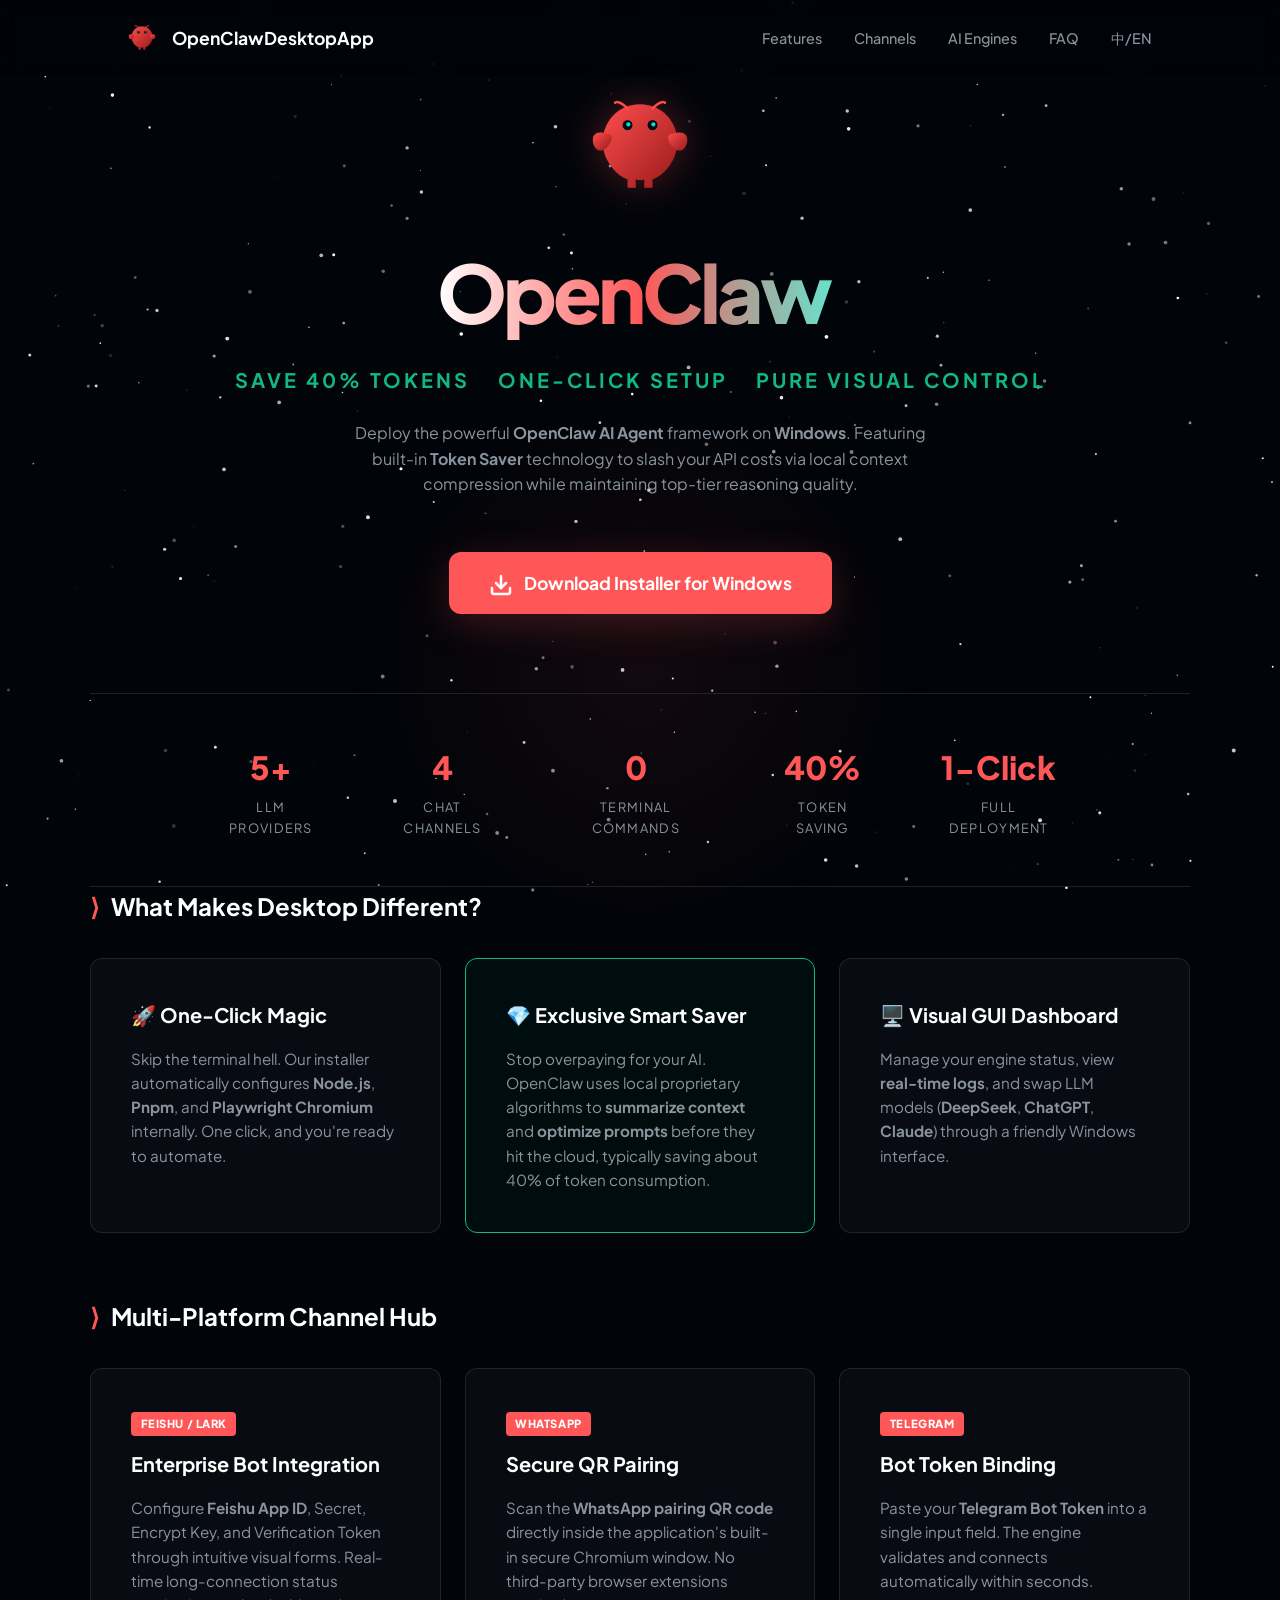
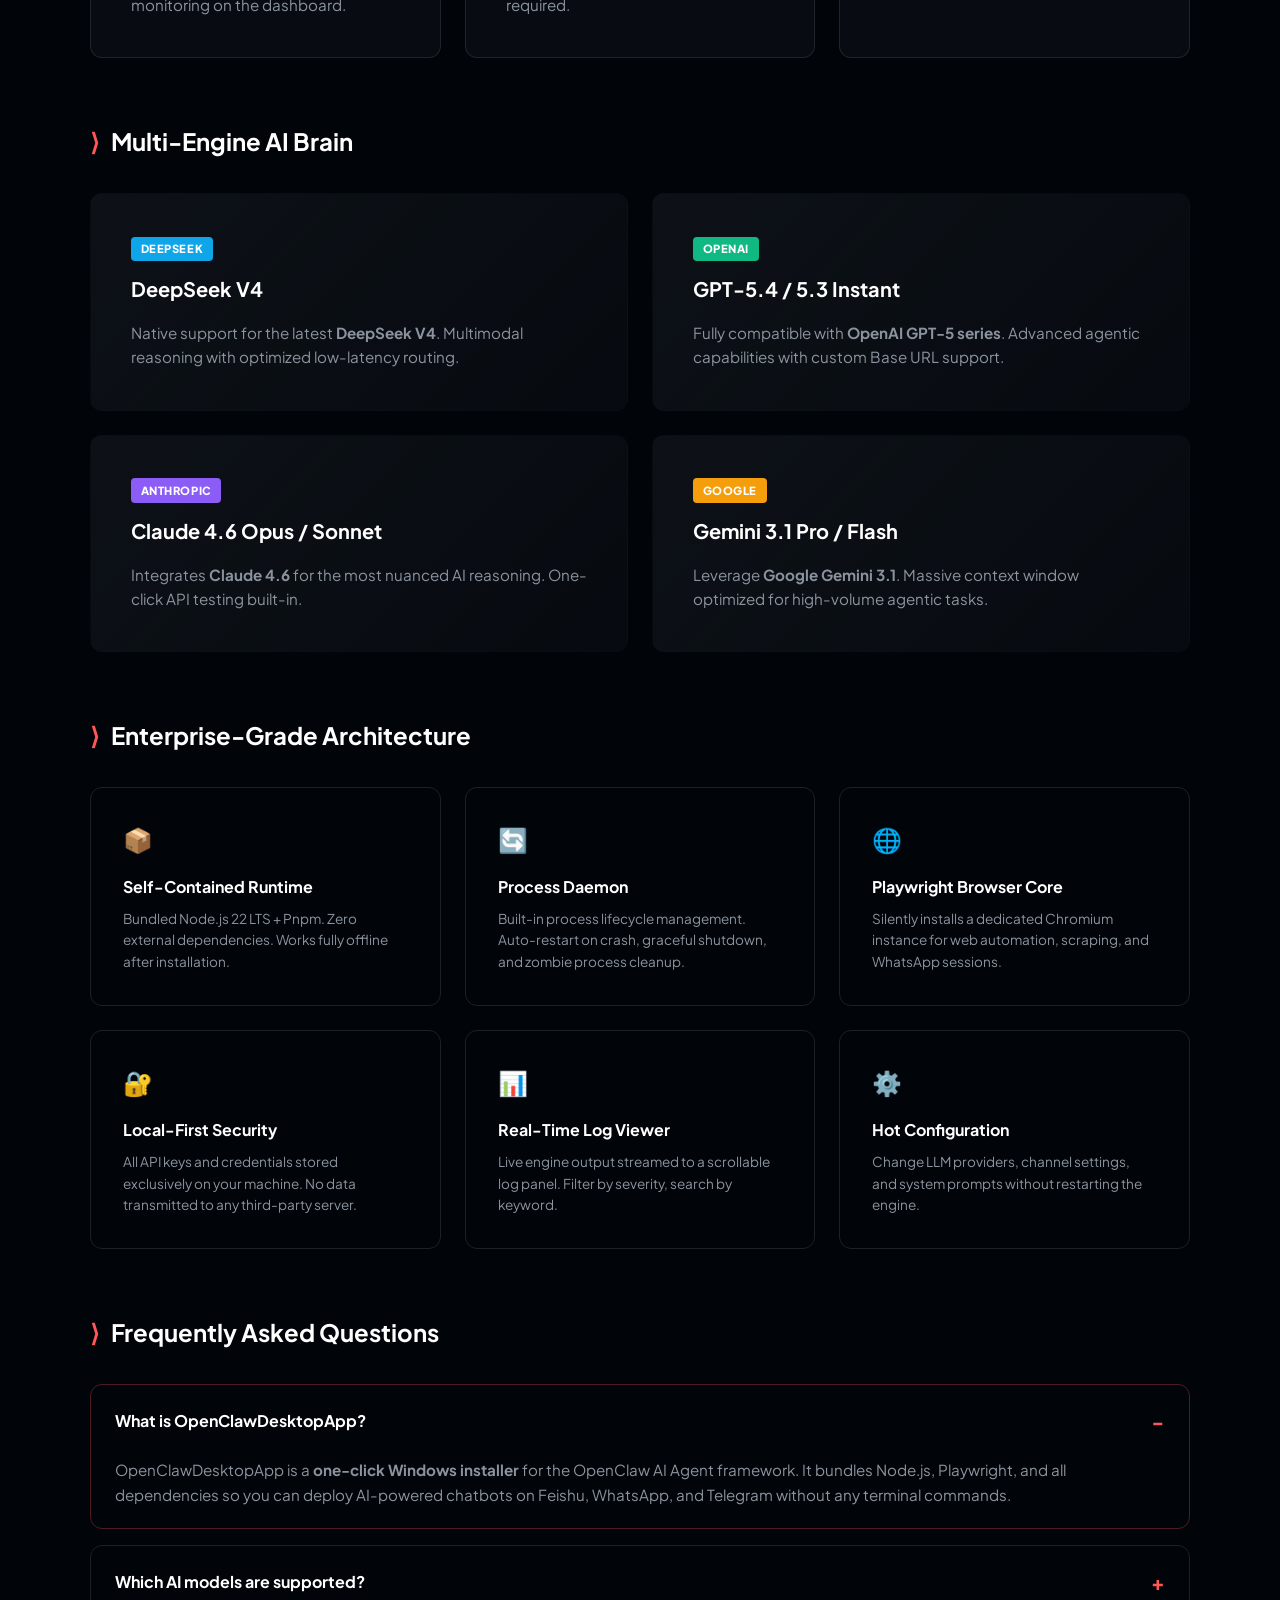
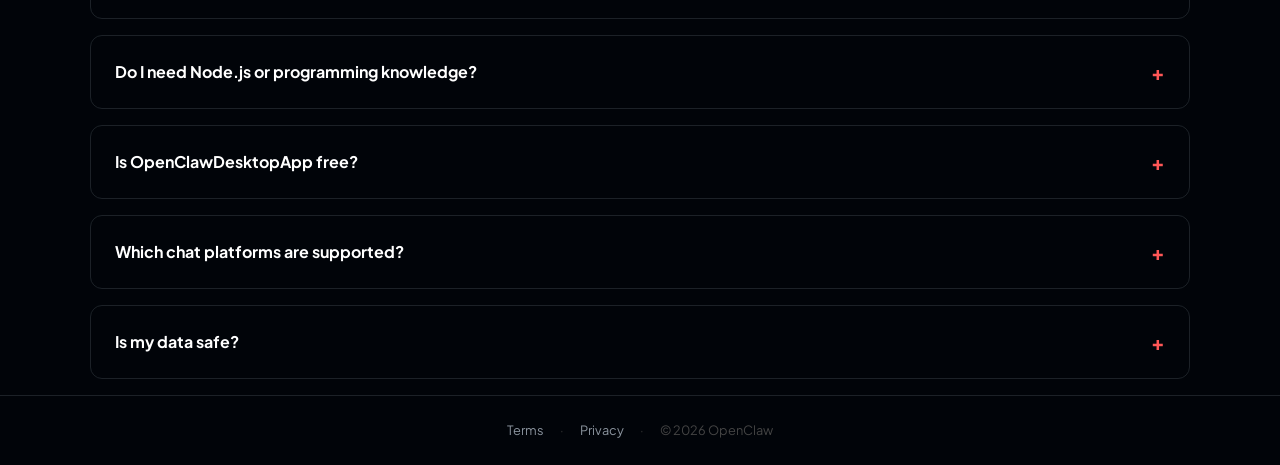
<file: index.html>
<!DOCTYPE html>
<html lang="en">
<head>
    <meta charset="UTF-8">
    <meta name="viewport" content="width=device-width, initial-scale=1.0">
    
    <!-- Primary SEO Meta Tags -->
    <title>OpenClawDesktopApp — One-Click AI Agent Installer for Windows | Feishu WhatsApp DeepSeek</title>
    <meta name="description" content="OpenClawDesktopApp is the simplest way to deploy OpenClaw AI Agents on Windows. One-click setup for Feishu, WhatsApp, Telegram bots with DeepSeek V4, GPT-5.4, Claude 4.6, and Gemini 3.1 Pro. No terminal, no Node.js — just a beautiful GUI.">
    <meta name="keywords" content="OpenClaw, OpenClawDesktopApp, AI Agent, Windows installer, one-click AI setup, Feishu bot, WhatsApp bot automation, Telegram AI bot, DeepSeek API, ChatGPT desktop, Claude desktop, Gemini AI, no-code AI deployment, AI assistant Windows, 飞书机器人, AI Agent 安装包">
    <meta name="author" content="OpenClaw Organization">
    <meta name="robots" content="index, follow, max-snippet:-1, max-image-preview:large, max-video-preview:-1">
    <link rel="canonical" href="https://openclaw.ai/desktop/">
    
    <!-- Open Graph / Facebook -->
    <meta property="og:type" content="website">
    <meta property="og:url" content="https://openclaw.ai/desktop/">
    <meta property="og:title" content="OpenClawDesktopApp — Deploy AI Agents on Windows in 1 Click">
    <meta property="og:description" content="No terminal needed. Install OpenClaw on Windows with a professional GUI. Supports Feishu, WhatsApp, DeepSeek, ChatGPT, Claude and more.">
    <meta property="og:image" content="openclaw-mascot.png">
    <meta property="og:site_name" content="OpenClaw">

    <!-- Twitter Card -->
    <meta name="twitter:card" content="summary_large_image">
    <meta name="twitter:title" content="OpenClawDesktopApp — One-Click AI Agent Installer for Windows">
    <meta name="twitter:description" content="Deploy AI agents on Windows without touching the terminal. Supports Feishu, WhatsApp, Telegram, DeepSeek, ChatGPT, Claude.">
    <meta name="twitter:image" content="openclaw-mascot.png">

    <!-- Alternate Language -->
    <link rel="alternate" hreflang="zh-CN" href="zh/index.html">
    <link rel="alternate" hreflang="en" href="index.html">
    <link rel="alternate" hreflang="x-default" href="index.html">

    <!-- Favicon -->
    <link rel="icon" href="openclaw-mascot.png" type="image/png">
    <link rel="apple-touch-icon" href="openclaw-mascot.png">
    
    <!-- JSON-LD Structured Data: SoftwareApplication -->
    <script type="application/ld+json">
    {
      "@context": "https://schema.org",
      "@type": "SoftwareApplication",
      "name": "OpenClawDesktopApp",
      "operatingSystem": "Windows 10, Windows 11",
      "applicationCategory": "DeveloperApplication",
      "offers": {
        "@type": "Offer",
        "price": "0",
        "priceCurrency": "USD"
      },
      "description": "One-click Windows installer for the OpenClaw AI Agent framework. Deploy AI-powered bots on Feishu, WhatsApp, and Telegram with a visual GUI. Supports DeepSeek V4, GPT-5.4, Claude 4.6, and Gemini 3.1 Pro.",
      "downloadUrl": "https://github.com/kaka-cyber-cell/OpenClawDesktopApp/releases/latest/download/OpenClawDesktopApp_SetUp.exe",
      "softwareVersion": "1.0.1",
      "author": {
        "@type": "Organization",
        "name": "OpenClaw",
        "url": "https://openclaw.ai"
      },
      "aggregateRating": {
        "@type": "AggregateRating",
        "ratingValue": "4.8",
        "ratingCount": "56"
      }
    }
    </script>

    <!-- JSON-LD Structured Data: FAQ -->
    <script type="application/ld+json">
    {
      "@context": "https://schema.org",
      "@type": "FAQPage",
      "mainEntity": [
        {
          "@type": "Question",
          "name": "What is OpenClawDesktopApp?",
          "acceptedAnswer": {
            "@type": "Answer",
            "text": "OpenClawDesktopApp is a one-click Windows installer for the OpenClaw AI Agent framework. It bundles Node.js, Playwright, and all dependencies so you can deploy AI-powered chatbots on Feishu, WhatsApp, and Telegram without any terminal commands."
          }
        },
        {
          "@type": "Question",
          "name": "Which AI models does OpenClawDesktopApp support?",
          "acceptedAnswer": {
            "@type": "Answer",
            "text": "Supports 5+ premium providers including DeepSeek V4, OpenAI GPT-5.4, Anthropic Claude 4.6 Opus, and Google Gemini 3.1 Pro/Flash. Switch with a single click in the GUI."
          }
        },
        {
          "@type": "Question",
          "name": "Do I need Node.js or programming knowledge to use it?",
          "acceptedAnswer": {
            "@type": "Answer",
            "text": "No. OpenClawDesktopApp is designed for non-technical users. All dependencies are bundled inside the installer. You never need to open a terminal or write any code."
          }
        },
        {
          "@type": "Question",
          "name": "Is OpenClawDesktopApp free?",
          "acceptedAnswer": {
            "@type": "Answer",
            "text": "Yes. OpenClawDesktopApp is completely free to download and use. You only pay for the AI model API usage from providers like DeepSeek or OpenAI."
          }
        },
        {
          "@type": "Question",
          "name": "Which chat platforms are supported?",
          "acceptedAnswer": {
            "@type": "Answer",
            "text": "OpenClawDesktopApp supports Feishu (Lark), WhatsApp, Telegram, and Discord. Each channel can be configured visually through the GUI dashboard."
          }
        }
      ]
    }
    </script>

    <link rel="stylesheet" href="style.css">
</head>
<body>
    <canvas id="starfield"></canvas>
    <div class="hero-glow"></div>

    <nav aria-label="Main navigation">
        <a href="#" class="logo-wrap" aria-label="OpenClawDesktopApp Home">
            <img src="openclaw-mascot.png" alt="OpenClaw Official Logo" width="28" height="28" style="margin-right: 8px;">
            OpenClawDesktopApp
        </a>
        <div class="nav-links">
            <a href="#features">Features</a>
            <a href="#channels">Channels</a>
            <a href="#engines">AI Engines</a>
            <a href="#faq">FAQ</a>
            <a href="zh/index.html" hreflang="zh-CN" title="切换到中文版">中/EN</a>
        </div>
    </nav>

    <header class="hero" style="padding-top: 6rem;">
        <img src="openclaw-mascot.png" alt="OpenClaw AI Agent Red Robot Mascot" class="mascot-img" width="120" style="margin-bottom: 2rem; object-fit: contain;">
        <h1 class="brand-text">OpenClaw</h1>
        <div class="tagline" style="font-size: 1.25rem; color: #10B981;">SAVE 40% TOKENS &nbsp;&nbsp; ONE-CLICK SETUP &nbsp;&nbsp; PURE VISUAL CONTROL</div>
        <p>Deploy the powerful <strong>OpenClaw AI Agent</strong> framework on <strong>Windows</strong>. Featuring built-in <strong>Token Saver</strong> technology to slash your API costs via local context compression while maintaining top-tier reasoning quality.</p>
        
        <div id="download" style="margin-top:2rem;">
            <a href="https://github.com/kaka-cyber-cell/OpenClawDesktopApp/releases/latest/download/OpenClawDesktopApp_SetUp.exe" class="cta-btn" aria-label="Download OpenClawDesktopApp installer from GitHub">
               <svg width="24" height="24" viewBox="0 0 24 24" fill="none" stroke="currentColor" stroke-width="2.5" stroke-linecap="round" stroke-linejoin="round" style="display:inline-block; margin-right:8px; vertical-align:middle;" aria-hidden="true"><path d="M21 15v4a2 2 0 0 1-2 2H5a2 2 0 0 1-2-2v-4"/><polyline points="7 10 12 15 17 10"/><line x1="12" y1="15" x2="12" y2="3"/></svg>
               Download Installer for Windows
            </a>
        </div>
    </header>

    <!-- Stats Bar -->
    <section class="stats-bar" aria-label="Key statistics">
        <div class="stat-item">
            <div class="stat-number">5+</div>
            <div class="stat-label">LLM Providers</div>
        </div>
        <div class="stat-item">
            <div class="stat-number">4</div>
            <div class="stat-label">Chat Channels</div>
        </div>
        <div class="stat-item">
            <div class="stat-number">0</div>
            <div class="stat-label">Terminal Commands</div>
        </div>
        <div class="stat-item">
            <div class="stat-number">40%</div>
            <div class="stat-label">Token Saving</div>
        </div>
        <div class="stat-item">
            <div class="stat-number">1-Click</div>
            <div class="stat-label">Full Deployment</div>
        </div>
    </section>

    <main>
        <!-- Features -->
        <section id="features" class="section" aria-labelledby="features-title">
            <div class="section-header">
                <h2 class="section-title" id="features-title"><span>⟩</span> What Makes Desktop Different?</h2>
            </div>
            <div class="card-grid">
                <article class="card">
                    <h3>🚀 One-Click Magic</h3>
                    <p>Skip the terminal hell. Our installer automatically configures <strong>Node.js</strong>, <strong>Pnpm</strong>, and <strong>Playwright Chromium</strong> internally. One click, and you're ready to automate.</p>
                </article>
                <article class="card" style="border: 1px solid #10B981; background: #064E3B20;">
                    <h3>💎 Exclusive Smart Saver</h3>
                    <p>Stop overpaying for your AI. OpenClaw uses local proprietary algorithms to <strong>summarize context</strong> and <strong>optimize prompts</strong> before they hit the cloud, typically saving about 40% of token consumption.</p>
                </article>
                <article class="card">
                    <h3>🖥️ Visual GUI Dashboard</h3>
                    <p>Manage your engine status, view <strong>real-time logs</strong>, and swap LLM models (<strong>DeepSeek</strong>, <strong>ChatGPT</strong>, <strong>Claude</strong>) through a friendly Windows interface.</p>
                </article>
            </div>
        </section>

        <!-- Channels -->
        <section id="channels" class="section" aria-labelledby="channels-title">
            <div class="section-header">
                <h2 class="section-title" id="channels-title"><span>⟩</span> Multi-Platform Channel Hub</h2>
            </div>
            <div class="card-grid">
                <article class="card">
                   <div class="card-badge">FEISHU / LARK</div>
                   <h3>Enterprise Bot Integration</h3>
                   <p>Configure <strong>Feishu App ID</strong>, Secret, Encrypt Key, and Verification Token through intuitive visual forms. Real-time long-connection status monitoring on the dashboard.</p>
                </article>
                <article class="card">
                    <div class="card-badge">WHATSAPP</div>
                   <h3>Secure QR Pairing</h3>
                   <p>Scan the <strong>WhatsApp pairing QR code</strong> directly inside the application's built-in secure Chromium window. No third-party browser extensions required.</p>
                </article>
                <article class="card">
                    <div class="card-badge">TELEGRAM</div>
                   <h3>Bot Token Binding</h3>
                   <p>Paste your <strong>Telegram Bot Token</strong> into a single input field. The engine validates and connects automatically within seconds.</p>
                </article>
            </div>
        </section>

        <!-- AI Engines -->
        <section id="engines" class="section" aria-labelledby="engines-title">
            <div class="section-header">
                <h2 class="section-title" id="engines-title"><span>⟩</span> Multi-Engine AI Brain</h2>
            </div>
            <div class="card-grid grid-2">
                <article class="card card-highlight"><div class="card-badge" style="background:#0ea5e9;">DEEPSEEK</div><h3>DeepSeek V4</h3><p>Native support for the latest <strong>DeepSeek V4</strong>. Multimodal reasoning with optimized low-latency routing.</p></article>
                <article class="card card-highlight"><div class="card-badge" style="background:#10b981;">OPENAI</div><h3>GPT-5.4 / 5.3 Instant</h3><p>Fully compatible with <strong>OpenAI GPT-5 series</strong>. Advanced agentic capabilities with custom Base URL support.</p></article>
                <article class="card card-highlight"><div class="card-badge" style="background:#8b5cf6;">ANTHROPIC</div><h3>Claude 4.6 Opus / Sonnet</h3><p>Integrates <strong>Claude 4.6</strong> for the most nuanced AI reasoning. One-click API testing built-in.</p></article>
                <article class="card card-highlight"><div class="card-badge" style="background:#f59e0b;">GOOGLE</div><h3>Gemini 3.1 Pro / Flash</h3><p>Leverage <strong>Google Gemini 3.1</strong>. Massive context window optimized for high-volume agentic tasks.</p></article>
            </div>
        </section>

        <!-- Architecture -->
        <section class="section" aria-labelledby="arch-title">
            <div class="section-header">
                <h2 class="section-title" id="arch-title"><span>⟩</span> Enterprise-Grade Architecture</h2>
            </div>
            <div class="arch-grid">
                <div class="arch-item">
                    <div class="arch-icon">📦</div>
                    <h4>Self-Contained Runtime</h4>
                    <p>Bundled Node.js 22 LTS + Pnpm. Zero external dependencies. Works fully offline after installation.</p>
                </div>
                <div class="arch-item">
                    <div class="arch-icon">🔄</div>
                    <h4>Process Daemon</h4>
                    <p>Built-in process lifecycle management. Auto-restart on crash, graceful shutdown, and zombie process cleanup.</p>
                </div>
                <div class="arch-item">
                    <div class="arch-icon">🌐</div>
                    <h4>Playwright Browser Core</h4>
                    <p>Silently installs a dedicated Chromium instance for web automation, scraping, and WhatsApp sessions.</p>
                </div>
                <div class="arch-item">
                    <div class="arch-icon">🔐</div>
                    <h4>Local-First Security</h4>
                    <p>All API keys and credentials stored exclusively on your machine. No data transmitted to any third-party server.</p>
                </div>
                <div class="arch-item">
                    <div class="arch-icon">📊</div>
                    <h4>Real-Time Log Viewer</h4>
                    <p>Live engine output streamed to a scrollable log panel. Filter by severity, search by keyword.</p>
                </div>
                <div class="arch-item">
                    <div class="arch-icon">⚙️</div>
                    <h4>Hot Configuration</h4>
                    <p>Change LLM providers, channel settings, and system prompts without restarting the engine.</p>
                </div>
            </div>
        </section>

        <!-- FAQ Section (SEO Gold Mine) -->
        <section id="faq" class="section" aria-labelledby="faq-title">
            <div class="section-header">
                <h2 class="section-title" id="faq-title"><span>⟩</span> Frequently Asked Questions</h2>
            </div>
            <div class="faq-list">
                <details class="faq-item" open>
                    <summary>What is OpenClawDesktopApp?</summary>
                    <p>OpenClawDesktopApp is a <strong>one-click Windows installer</strong> for the OpenClaw AI Agent framework. It bundles Node.js, Playwright, and all dependencies so you can deploy AI-powered chatbots on Feishu, WhatsApp, and Telegram without any terminal commands.</p>
                </details>
                <details class="faq-item"><summary>Which AI models are supported?</summary><p>Supports <strong>5+ premium providers</strong>, including DeepSeek V4, OpenAI GPT-5.4, Anthropic Claude 4.6 Opus, and Google Gemini 3.1 Pro/Flash. Toggle instantly in the dashboard.</p></details>
                <details class="faq-item">
                    <summary>Do I need Node.js or programming knowledge?</summary>
                    <p><strong>No.</strong> OpenClawDesktopApp is designed for non-technical users. All dependencies are bundled inside the installer. You never need to open a terminal or write any code.</p>
                </details>
                <details class="faq-item">
                    <summary>Is OpenClawDesktopApp free?</summary>
                    <p><strong>Yes.</strong> OpenClawDesktopApp is completely free to download and use. You only pay for the AI model API usage from providers like DeepSeek or OpenAI.</p>
                </details>
                <details class="faq-item">
                    <summary>Which chat platforms are supported?</summary>
                    <p>OpenClawDesktopApp supports <strong>Feishu (Lark), WhatsApp, Telegram, and Discord</strong>. Each channel can be configured visually through the GUI dashboard.</p>
                </details>
                <details class="faq-item">
                    <summary>Is my data safe?</summary>
                    <p><strong>Absolutely.</strong> All API keys and configuration data are stored exclusively on your local machine. OpenClawDesktopApp does not transmit any credentials or chat data to any third-party cloud server.</p>
                </details>
            </div>
        </section>
    </main>

    <footer>
        <a href="terms.html">Terms</a>
        <span class="footer-dot">·</span>
        <a href="privacy.html">Privacy</a>
        <span class="footer-dot">·</span>
        <span>&copy; 2026 OpenClaw</span>
    </footer>
    <script>
        const canvas = document.getElementById('starfield');
        const ctx = canvas.getContext('2d');
        let stars = [];
        let width, height;

        function init() {
            width = window.innerWidth;
            height = window.innerHeight;
            canvas.width = width;
            canvas.height = height;
            stars = [];
            
            const starCount = Math.floor((width * height) / 4000);
            for (let i = 0; i < starCount; i++) {
                stars.push({
                    x: Math.random() * width,
                    y: Math.random() * height,
                    size: Math.random() * 1.5 + 0.5,
                    opacity: Math.random(),
                    speed: Math.random() * 0.05 + 0.01,
                    twinkleDir: Math.random() > 0.5 ? 1 : -1
                });
            }
        }

        function animate() {
            ctx.clearRect(0, 0, width, height);
            
            stars.forEach(star => {
                // Move stars slightly
                star.y -= star.speed;
                if (star.y < 0) star.y = height;

                // Twinkle
                star.opacity += star.twinkleDir * 0.01;
                if (star.opacity >= 1 || star.opacity <= 0.2) star.twinkleDir *= -1;

                ctx.fillStyle = `rgba(255, 255, 255, ${star.opacity})`;
                ctx.beginPath();
                ctx.arc(star.x, star.y, star.size, 0, Math.PI * 2);
                ctx.fill();
            });

            requestAnimationFrame(animate);
        }

        window.addEventListener('resize', init);
        init();
        animate();
    </script>
</body>
</html>
</file>
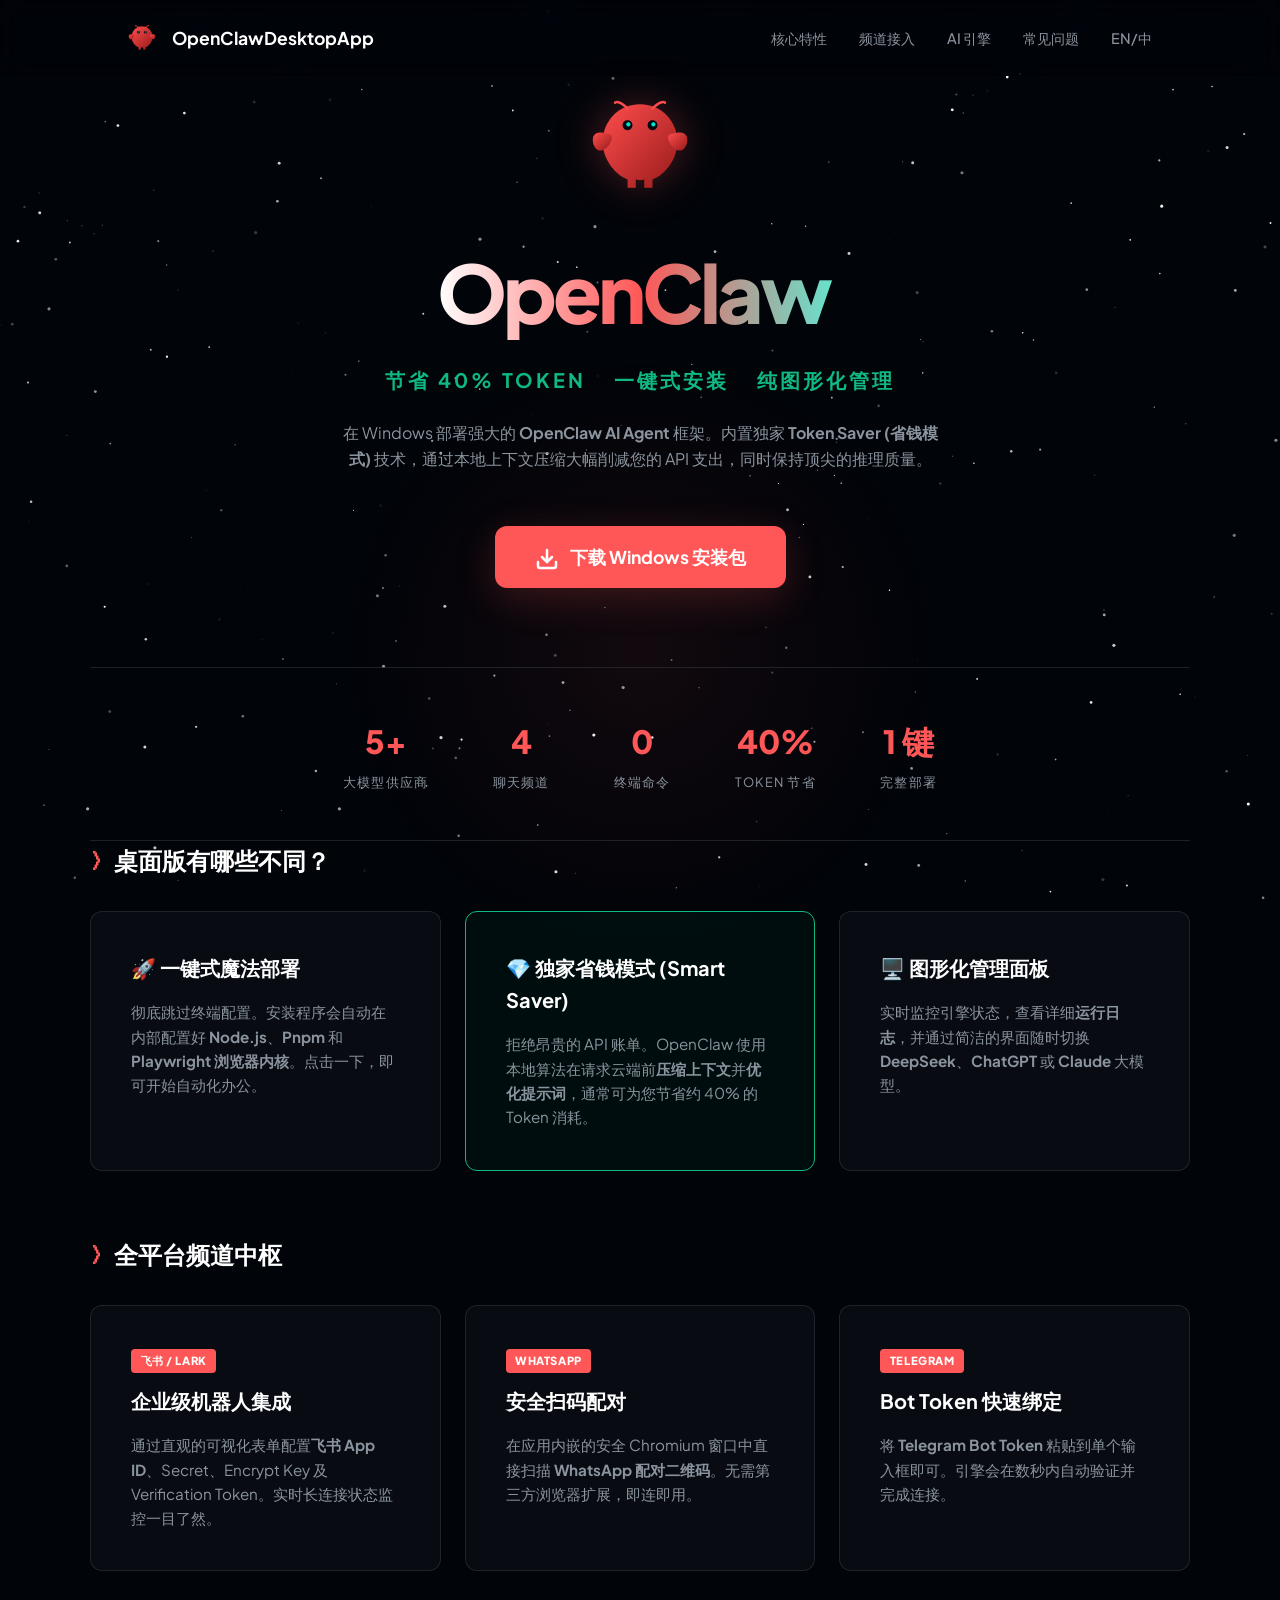
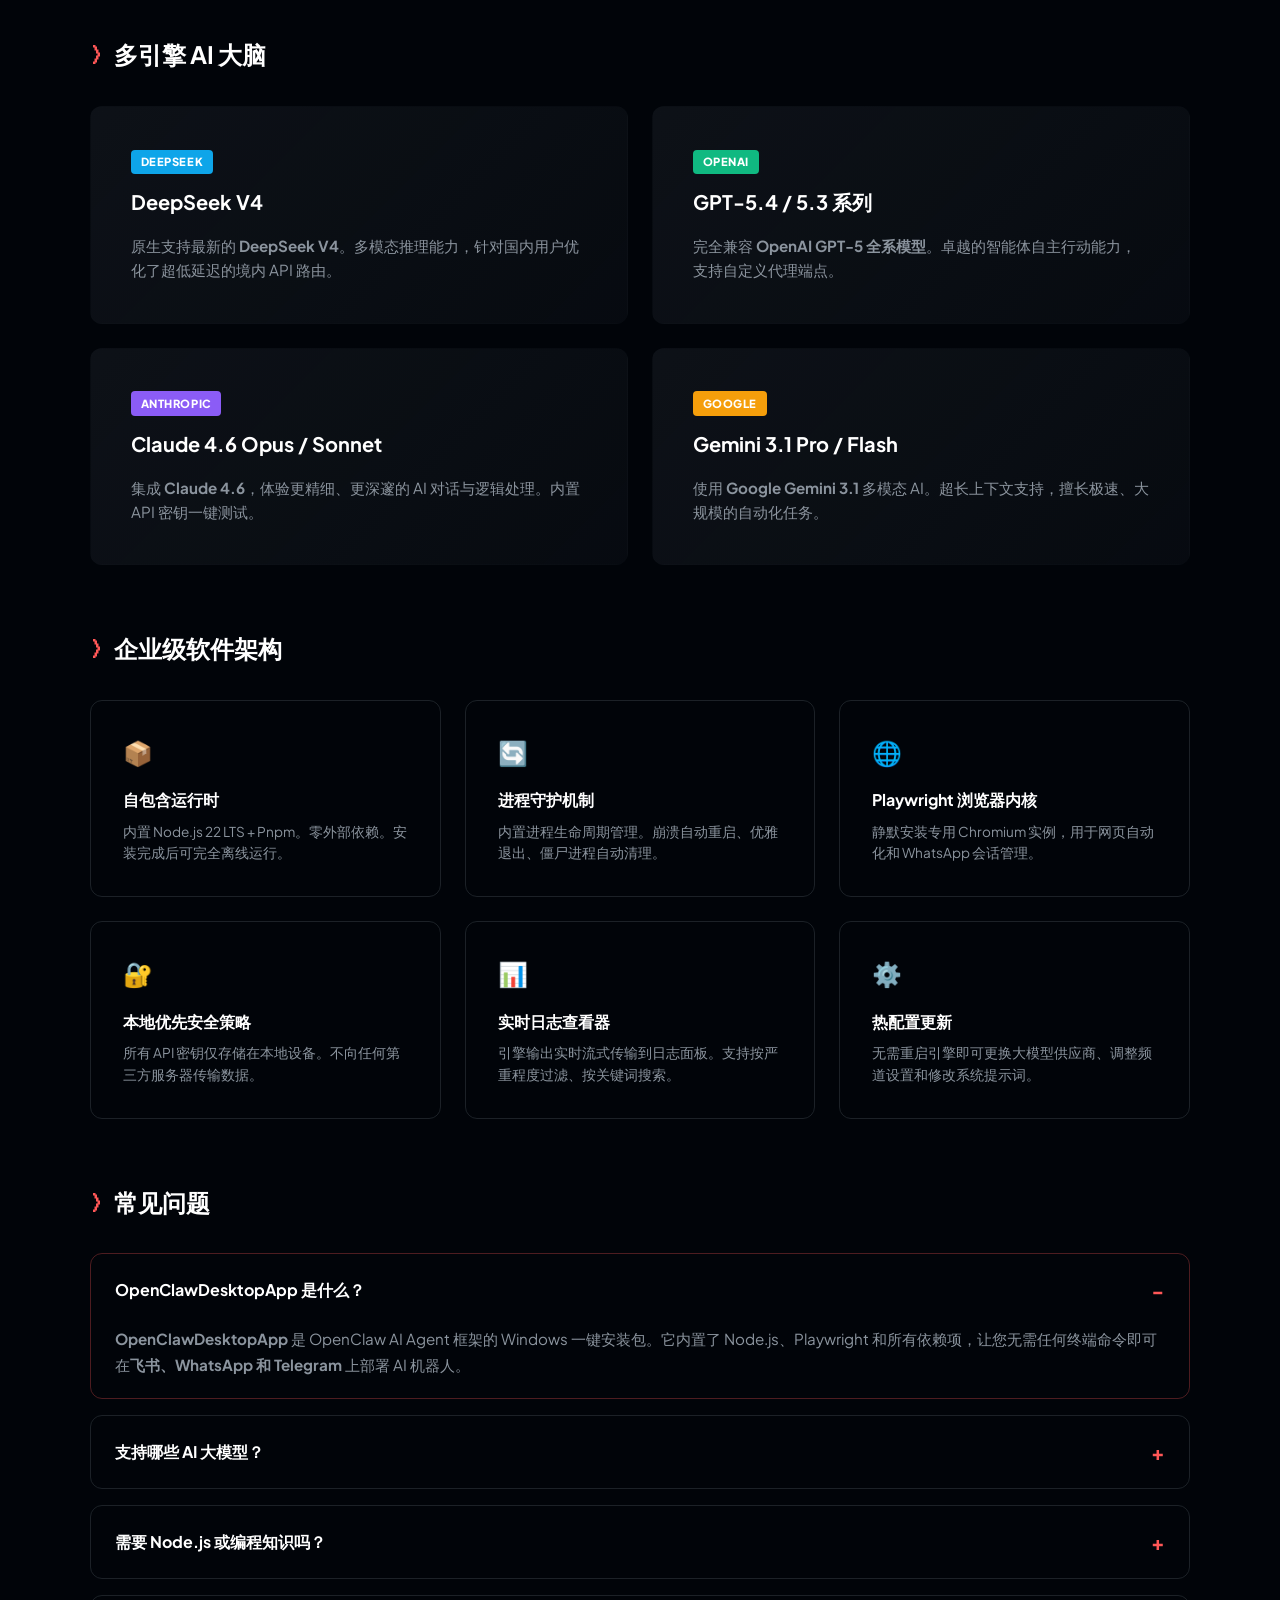
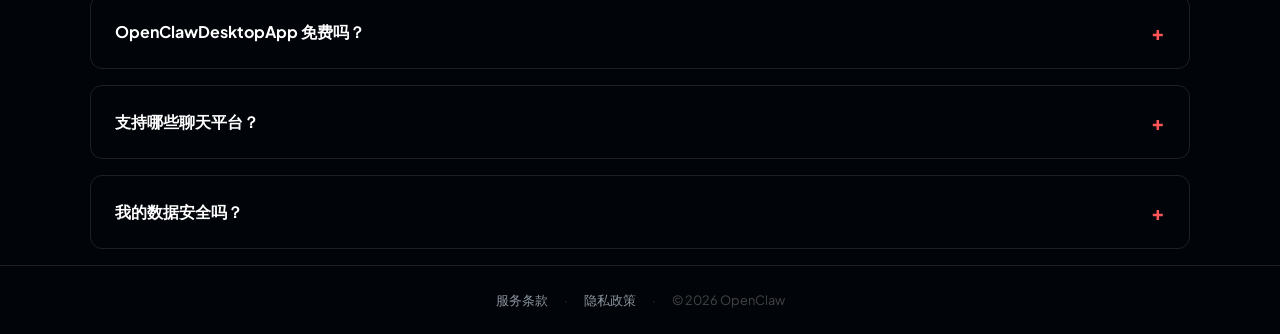
<file: zh/index.html>
<!DOCTYPE html>
<html lang="zh-CN">
<head>
    <meta charset="UTF-8">
    <meta name="viewport" content="width=device-width, initial-scale=1.0">
    
    <!-- Primary SEO Meta Tags -->
    <title>OpenClawDesktopApp — Windows 一键 AI Agent 安装包 | 飞书 WhatsApp DeepSeek 机器人</title>
    <meta name="description" content="OpenClawDesktopApp 是在 Windows 上部署 OpenClaw AI Agent 最简单的方式。一键配置飞书、WhatsApp、Telegram 机器人，支持 DeepSeek V4、GPT-5.4、Claude 4.6、Gemini 3.1 Pro。无需终端，无需 Node.js，只需图形界面。">
    <meta name="keywords" content="OpenClaw, OpenClawDesktopApp, AI Agent, Windows 安装包, 一键安装, 飞书机器人, WhatsApp 机器人, Telegram AI 机器人, DeepSeek API, ChatGPT 桌面版, Claude, Gemini, 无代码 AI 部署, AI 助手 Windows, 智能体框架">
    <meta name="author" content="OpenClaw Organization">
    <meta name="robots" content="index, follow, max-snippet:-1, max-image-preview:large, max-video-preview:-1">
    <link rel="canonical" href="https://openclaw.ai/desktop/zh/">
    
    <!-- Open Graph / Facebook -->
    <meta property="og:type" content="website">
    <meta property="og:url" content="https://openclaw.ai/desktop/zh/">
    <meta property="og:title" content="OpenClawDesktopApp — Windows 一键部署 AI Agent">
    <meta property="og:description" content="无需终端。通过专业的图形界面在 Windows 上安装 OpenClaw。支持飞书、WhatsApp、DeepSeek、ChatGPT 等。">
    <meta property="og:image" content="../openclaw-mascot.png">
    <meta property="og:site_name" content="OpenClaw">

    <!-- Twitter Card -->
    <meta name="twitter:card" content="summary_large_image">
    <meta name="twitter:title" content="OpenClawDesktopApp — Windows 一键 AI Agent 安装包">
    <meta name="twitter:description" content="在 Windows 上部署 AI Agent，完全无需终端。支持飞书、WhatsApp、Telegram、DeepSeek、ChatGPT、Claude。">
    <meta name="twitter:image" content="../openclaw-mascot.png">

    <!-- Alternate Language -->
    <link rel="alternate" hreflang="en" href="../index.html">
    <link rel="alternate" hreflang="zh-CN" href="index.html">
    <link rel="alternate" hreflang="x-default" href="../index.html">

    <!-- Favicon -->
    <link rel="icon" href="../openclaw-mascot.png" type="image/png">
    <link rel="apple-touch-icon" href="../openclaw-mascot.png">
    
    <!-- JSON-LD Structured Data: SoftwareApplication -->
    <script type="application/ld+json">
    {
      "@context": "https://schema.org",
      "@type": "SoftwareApplication",
      "name": "OpenClawDesktopApp",
      "operatingSystem": "Windows 10, Windows 11",
      "applicationCategory": "DeveloperApplication",
      "offers": {
        "@type": "Offer",
        "price": "0",
        "priceCurrency": "CNY"
      },
      "description": "OpenClaw AI Agent 框架的 Windows 一键安装包。通过可视化界面部署飞书、WhatsApp 和 Telegram 上的 AI 机器人。支持 DeepSeek V4、GPT-5.4、Claude 4.6 和 Gemini 3.1 Pro。",
      "downloadUrl": "https://openclaw.ai/desktop/OpenClawDesktopApp_SetUp.exe",
      "softwareVersion": "1.0.1",
      "author": {
        "@type": "Organization",
        "name": "OpenClaw",
        "url": "https://openclaw.ai"
      }
    }
    </script>

    <!-- JSON-LD Structured Data: FAQ -->
    <script type="application/ld+json">
    {
      "@context": "https://schema.org",
      "@type": "FAQPage",
      "mainEntity": [
        {
          "@type": "Question",
          "name": "OpenClawDesktopApp 是什么？",
          "acceptedAnswer": {
            "@type": "Answer",
            "text": "OpenClawDesktopApp 是 OpenClaw AI Agent 框架的 Windows 一键安装包。它内置了 Node.js、Playwright 和所有依赖项，让您无需任何终端命令即可在飞书、WhatsApp 和 Telegram 上部署 AI 机器人。"
          }
        },
        {
          "@type": "Question",
          "name": "支持哪些 AI 大模型？",
          "acceptedAnswer": {
            "@type": "Answer",
            "text": "支持 5+ 大模型供应商，包括 DeepSeek V4、OpenAI GPT-5.4 系列、Anthropic Claude 4.6 Opus/Sonnet 和 Google Gemini 3.1 Pro/Flash。在图形界面中一键即可切换。"
          }
        },
        {
          "@type": "Question",
          "name": "需要 Node.js 或编程知识吗？",
          "acceptedAnswer": {
            "@type": "Answer",
            "text": "完全不需要。OpenClawDesktopApp 专为非技术用户设计。所有依赖项都已打包在安装程序中。您永远不需要打开终端或编写任何代码。"
          }
        },
        {
          "@type": "Question",
          "name": "OpenClawDesktopApp 免费吗？",
          "acceptedAnswer": {
            "@type": "Answer",
            "text": "是的，完全免费下载和使用。您仅需为 DeepSeek 或 OpenAI 等供应商的 AI 模型 API 调用付费。"
          }
        },
        {
          "@type": "Question",
          "name": "我的数据安全吗？",
          "acceptedAnswer": {
            "@type": "Answer",
            "text": "绝对安全。所有 API 密钥和配置数据仅存储在您的本地设备上。OpenClawDesktopApp 不会向任何第三方云服务器传输任何凭据或聊天数据。"
          }
        }
      ]
    }
    </script>

    <link rel="stylesheet" href="../style.css">
</head>
<body>
    <canvas id="starfield"></canvas>
    <div class="hero-glow"></div>

    <nav aria-label="主导航">
        <a href="#" class="logo-wrap" aria-label="OpenClawDesktopApp 首页">
            <img src="../openclaw-mascot.png" alt="OpenClaw 官方 Logo" width="28" height="28" style="margin-right: 8px;">
            OpenClawDesktopApp
        </a>
        <div class="nav-links">
            <a href="#features">核心特性</a>
            <a href="#channels">频道接入</a>
            <a href="#engines">AI 引擎</a>
            <a href="#faq">常见问题</a>
            <a href="../index.html" hreflang="en" title="Switch to English">EN/中</a>
        </div>
    </nav>

    <header class="hero" style="padding-top: 6rem;">
        <img src="../openclaw-mascot.png" alt="OpenClaw AI Agent 红色机器人吉祥物" class="mascot-img" width="120" style="margin-bottom: 2rem; object-fit: contain;">
        <h1 class="brand-text">OpenClaw</h1>
        <div class="tagline" style="font-size: 1.25rem; color: #10B981;">节省 40% Token &nbsp;&nbsp; 一键式安装 &nbsp;&nbsp; 纯图形化管理</div>
        <p>在 Windows 部署强大的 <strong>OpenClaw AI Agent</strong> 框架。内置独家 <strong>Token Saver (省钱模式)</strong> 技术，通过本地上下文压缩大幅削减您的 API 支出，同时保持顶尖的推理质量。</p>
        
        <div id="download" style="margin-top:2rem;">
            <a href="https://github.com/kaka-cyber-cell/OpenClawDesktopApp/releases/latest/download/OpenClawDesktopApp_SetUp.exe" class="cta-btn" aria-label="从 GitHub 下载 OpenClawDesktopApp Windows 安装包">
               <svg width="24" height="24" viewBox="0 0 24 24" fill="none" stroke="currentColor" stroke-width="2.5" stroke-linecap="round" stroke-linejoin="round" style="display:inline-block; margin-right:8px; vertical-align:middle;" aria-hidden="true"><path d="M21 15v4a2 2 0 0 1-2 2H5a2 2 0 0 1-2-2v-4"/><polyline points="7 10 12 15 17 10"/><line x1="12" y1="15" x2="12" y2="3"/></svg>
               下载 Windows 安装包
            </a>
        </div>
    </header>

    <section class="stats-bar" aria-label="核心数据">
        <div class="stat-item"><div class="stat-number">5+</div><div class="stat-label">大模型供应商</div></div>
        <div class="stat-item"><div class="stat-number">4</div><div class="stat-label">聊天频道</div></div>
        <div class="stat-item"><div class="stat-number">0</div><div class="stat-label">终端命令</div></div>
        <div class="stat-item"><div class="stat-number">40%</div><div class="stat-label">Token 节省</div></div>
        <div class="stat-item"><div class="stat-number">1 键</div><div class="stat-label">完整部署</div></div>
    </section>

    <main>
        <section id="features" class="section" aria-labelledby="features-title">
            <div class="section-header"><h2 class="section-title" id="features-title"><span>⟩</span> 桌面版有哪些不同？</h2></div>
            <div class="card-grid">
                <article class="card"><h3>🚀 一键式魔法部署</h3><p>彻底跳过终端配置。安装程序会自动在内部配置好 <strong>Node.js</strong>、<strong>Pnpm</strong> 和 <strong>Playwright 浏览器内核</strong>。点击一下，即可开始自动化办公。</p></article>
                <article class="card" style="border: 1px solid #10B981; background: #064E3B20;"><h3>💎 独家省钱模式 (Smart Saver)</h3><p>拒绝昂贵的 API 账单。OpenClaw 使用本地算法在请求云端前<strong>压缩上下文</strong>并<strong>优化提示词</strong>，通常可为您节省约 40% 的 Token 消耗。</p></article>
                <article class="card"><h3>🖥️ 图形化管理面板</h3><p>实时监控引擎状态，查看详细<strong>运行日志</strong>，并通过简洁的界面随时切换 <strong>DeepSeek</strong>、<strong>ChatGPT</strong> 或 <strong>Claude</strong> 大模型。</p></article>
            </div>
        </section>

        <section id="channels" class="section" aria-labelledby="channels-title">
            <div class="section-header"><h2 class="section-title" id="channels-title"><span>⟩</span> 全平台频道中枢</h2></div>
            <div class="card-grid">
                <article class="card"><div class="card-badge">飞书 / LARK</div><h3>企业级机器人集成</h3><p>通过直观的可视化表单配置<strong>飞书 App ID</strong>、Secret、Encrypt Key 及 Verification Token。实时长连接状态监控一目了然。</p></article>
                <article class="card"><div class="card-badge">WHATSAPP</div><h3>安全扫码配对</h3><p>在应用内嵌的安全 Chromium 窗口中直接扫描 <strong>WhatsApp 配对二维码</strong>。无需第三方浏览器扩展，即连即用。</p></article>
                <article class="card"><div class="card-badge">TELEGRAM</div><h3>Bot Token 快速绑定</h3><p>将 <strong>Telegram Bot Token</strong> 粘贴到单个输入框即可。引擎会在数秒内自动验证并完成连接。</p></article>
            </div>
        </section>

        <section id="engines" class="section" aria-labelledby="engines-title">
            <div class="section-header"><h2 class="section-title" id="engines-title"><span>⟩</span> 多引擎 AI 大脑</h2></div>
            <div class="card-grid grid-2">
                <article class="card card-highlight"><div class="card-badge" style="background:#0ea5e9;">DEEPSEEK</div><h3>DeepSeek V4</h3><p>原生支持最新的 <strong>DeepSeek V4</strong>。多模态推理能力，针对国内用户优化了超低延迟的境内 API 路由。</p></article>
                <article class="card card-highlight"><div class="card-badge" style="background:#10b981;">OPENAI</div><h3>GPT-5.4 / 5.3 系列</h3><p>完全兼容 <strong>OpenAI GPT-5 全系模型</strong>。卓越的智能体自主行动能力，支持自定义代理端点。</p></article>
                <article class="card card-highlight"><div class="card-badge" style="background:#8b5cf6;">ANTHROPIC</div><h3>Claude 4.6 Opus / Sonnet</h3><p>集成 <strong>Claude 4.6</strong>，体验更精细、更深邃的 AI 对话与逻辑处理。内置 API 密钥一键测试。</p></article>
                <article class="card card-highlight"><div class="card-badge" style="background:#f59e0b;">GOOGLE</div><h3>Gemini 3.1 Pro / Flash</h3><p>使用 <strong>Google Gemini 3.1</strong> 多模态 AI。超长上下文支持，擅长极速、大规模的自动化任务。</p></article>
            </div>
        </section>

        <section class="section" aria-labelledby="arch-title">
            <div class="section-header"><h2 class="section-title" id="arch-title"><span>⟩</span> 企业级软件架构</h2></div>
            <div class="arch-grid">
                <div class="arch-item"><div class="arch-icon">📦</div><h4>自包含运行时</h4><p>内置 Node.js 22 LTS + Pnpm。零外部依赖。安装完成后可完全离线运行。</p></div>
                <div class="arch-item"><div class="arch-icon">🔄</div><h4>进程守护机制</h4><p>内置进程生命周期管理。崩溃自动重启、优雅退出、僵尸进程自动清理。</p></div>
                <div class="arch-item"><div class="arch-icon">🌐</div><h4>Playwright 浏览器内核</h4><p>静默安装专用 Chromium 实例，用于网页自动化和 WhatsApp 会话管理。</p></div>
                <div class="arch-item"><div class="arch-icon">🔐</div><h4>本地优先安全策略</h4><p>所有 API 密钥仅存储在本地设备。不向任何第三方服务器传输数据。</p></div>
                <div class="arch-item"><div class="arch-icon">📊</div><h4>实时日志查看器</h4><p>引擎输出实时流式传输到日志面板。支持按严重程度过滤、按关键词搜索。</p></div>
                <div class="arch-item"><div class="arch-icon">⚙️</div><h4>热配置更新</h4><p>无需重启引擎即可更换大模型供应商、调整频道设置和修改系统提示词。</p></div>
            </div>
        </section>

        <section id="faq" class="section" aria-labelledby="faq-title">
            <div class="section-header"><h2 class="section-title" id="faq-title"><span>⟩</span> 常见问题</h2></div>
            <div class="faq-list">
                <details class="faq-item" open><summary>OpenClawDesktopApp 是什么？</summary><p><strong>OpenClawDesktopApp</strong> 是 OpenClaw AI Agent 框架的 Windows 一键安装包。它内置了 Node.js、Playwright 和所有依赖项，让您无需任何终端命令即可在<strong>飞书、WhatsApp 和 Telegram</strong> 上部署 AI 机器人。</p></details>
                <details class="faq-item"><summary>支持哪些 AI 大模型？</summary><p>支持 <strong>5+ 大模型供应商</strong>，包括 DeepSeek V4、OpenAI GPT-5.4 系列、Anthropic Claude 4.6 Opus/Sonnet 和 Google Gemini 3.1 Pro/Flash。在图形界面中一键即可切换。</p></details>
                <details class="faq-item"><summary>需要 Node.js 或编程知识吗？</summary><p><strong>完全不需要。</strong>OpenClawDesktopApp 专为非技术用户设计。所有依赖项都已打包在安装程序中。</p></details>
                <details class="faq-item"><summary>OpenClawDesktopApp 免费吗？</summary><p><strong>是的，</strong>完全免费下载和使用。您仅需为 DeepSeek 或 OpenAI 等供应商的 AI 模型 API 调用付费。</p></details>
                <details class="faq-item"><summary>支持哪些聊天平台？</summary><p>支持<strong>飞书 (Lark)、WhatsApp、Telegram 和 Discord</strong>。每个频道都可以通过图形化仪表盘进行可视化配置。</p></details>
                <details class="faq-item"><summary>我的数据安全吗？</summary><p><strong>绝对安全。</strong>所有 API 密钥和配置数据仅存储在您的本地设备。不会向任何第三方云服务器传输凭据或聊天数据。</p></details>
            </div>
        </section>
    </main>

    <footer>
        <a href="../terms.html">服务条款</a>
        <span class="footer-dot">·</span>
        <a href="../privacy.html">隐私政策</a>
        <span class="footer-dot">·</span>
        <span>&copy; 2026 OpenClaw</span>
    </footer>
    <script>
        const canvas = document.getElementById('starfield');
        const ctx = canvas.getContext('2d');
        let stars = [];
        let width, height;

        function init() {
            width = window.innerWidth;
            height = window.innerHeight;
            canvas.width = width;
            canvas.height = height;
            stars = [];
            
            const starCount = Math.floor((width * height) / 4000);
            for (let i = 0; i < starCount; i++) {
                stars.push({
                    x: Math.random() * width,
                    y: Math.random() * height,
                    size: Math.random() * 1.2 + 0.4,
                    opacity: Math.random(),
                    speed: Math.random() * 0.04 + 0.01,
                    twinkleDir: Math.random() > 0.5 ? 1 : -1
                });
            }
        }

        function animate() {
            ctx.clearRect(0, 0, width, height);
            
            stars.forEach(star => {
                star.y -= star.speed;
                if (star.y < 0) star.y = height;

                star.opacity += star.twinkleDir * 0.008;
                if (star.opacity >= 1 || star.opacity <= 0.2) star.twinkleDir *= -1;

                ctx.fillStyle = `rgba(255, 255, 255, ${star.opacity})`;
                ctx.beginPath();
                ctx.arc(star.x, star.y, star.size, 0, Math.PI * 2);
                ctx.fill();
            });

            requestAnimationFrame(animate);
        }

        window.addEventListener('resize', init);
        init();
        animate();
    </script>
</body>
</html>
</file>
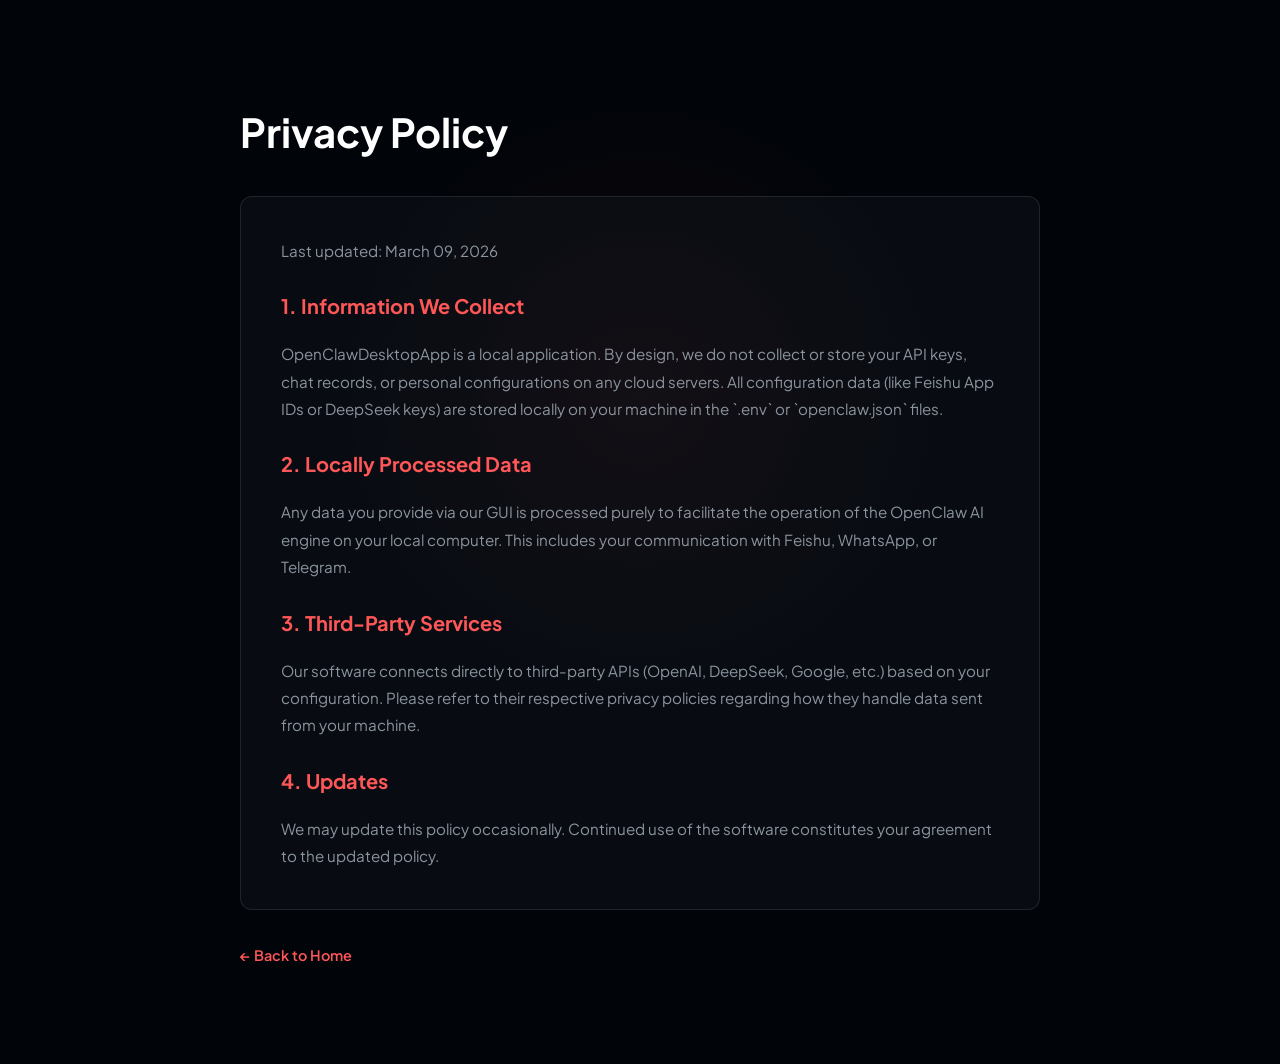
<file: privacy.html>
<!DOCTYPE html>
<html lang="en">
<head>
    <meta charset="UTF-8">
    <meta name="viewport" content="width=device-width, initial-scale=1.0">
    <title>Privacy Policy - OpenClawDesktopApp</title>
    <link rel="icon" href="openclaw-mascot.png" type="image/png">
    <link rel="stylesheet" href="style.css">
</head>
<body style="padding-top: 100px;">
    <div class="hero-glow"></div>
    <main class="section" style="max-width: 800px; margin: 0 auto; text-align: left;">
        <h1 style="font-size: 2.5rem; margin-bottom: 2rem;">Privacy Policy</h1>
        <div class="card" style="line-height: 1.8; color: var(--text-white);">
            <p style="margin-bottom: 1rem;">Last updated: March 09, 2026</p>
            <h3 style="margin: 1.5rem 0 1rem; color: var(--accent-red);">1. Information We Collect</h3>
            <p>OpenClawDesktopApp is a local application. By design, we do not collect or store your API keys, chat records, or personal configurations on any cloud servers. All configuration data (like Feishu App IDs or DeepSeek keys) are stored locally on your machine in the `.env` or `openclaw.json` files.</p>
            
            <h3 style="margin: 1.5rem 0 1rem; color: var(--accent-red);">2. Locally Processed Data</h3>
            <p>Any data you provide via our GUI is processed purely to facilitate the operation of the OpenClaw AI engine on your local computer. This includes your communication with Feishu, WhatsApp, or Telegram.</p>
            
            <h3 style="margin: 1.5rem 0 1rem; color: var(--accent-red);">3. Third-Party Services</h3>
            <p>Our software connects directly to third-party APIs (OpenAI, DeepSeek, Google, etc.) based on your configuration. Please refer to their respective privacy policies regarding how they handle data sent from your machine.</p>
            
            <h3 style="margin: 1.5rem 0 1rem; color: var(--accent-red);">4. Updates</h3>
            <p>We may update this policy occasionally. Continued use of the software constitutes your agreement to the updated policy.</p>
        </div>
        <div style="margin-top: 2rem; margin-bottom: 6rem;">
            <a href="index.html" class="view-all">← Back to Home</a>
        </div>
    </main>
</body>
</html>
</file>
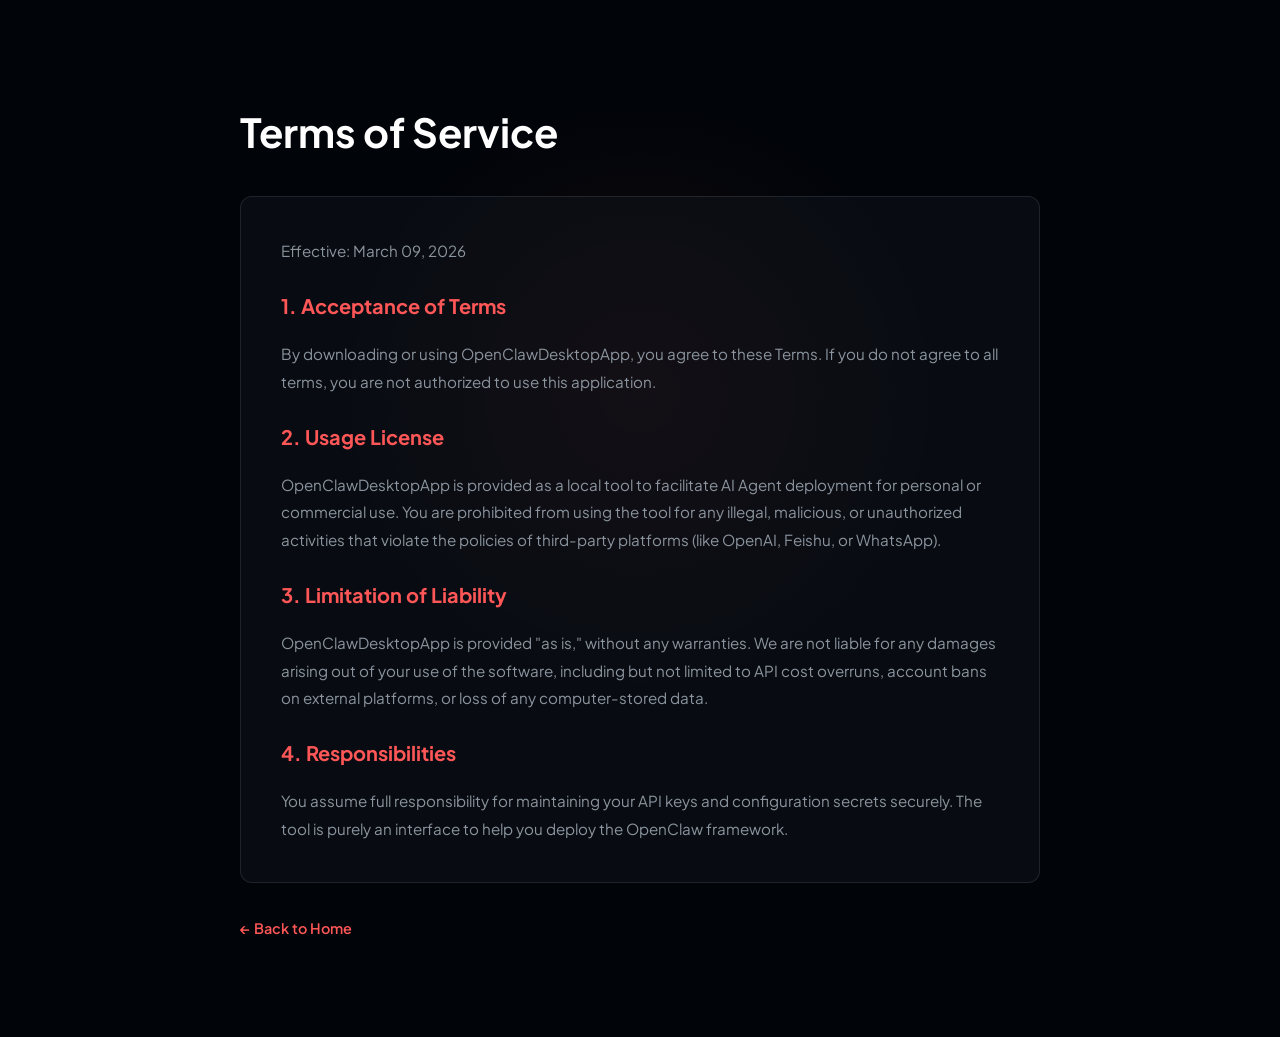
<file: terms.html>
<!DOCTYPE html>
<html lang="en">
<head>
    <meta charset="UTF-8">
    <meta name="viewport" content="width=device-width, initial-scale=1.0">
    <title>Terms of Service - OpenClawDesktopApp</title>
    <link rel="icon" href="openclaw-mascot.png" type="image/png">
    <link rel="stylesheet" href="style.css">
</head>
<body style="padding-top: 100px;">
    <div class="hero-glow"></div>
    <main class="section" style="max-width: 800px; margin: 0 auto; text-align: left;">
        <h1 style="font-size: 2.5rem; margin-bottom: 2rem;">Terms of Service</h1>
        <div class="card" style="line-height: 1.8; color: var(--text-white);">
            <p style="margin-bottom: 1rem;">Effective: March 09, 2026</p>
            <h3 style="margin: 1.5rem 0 1rem; color: var(--accent-red);">1. Acceptance of Terms</h3>
            <p>By downloading or using OpenClawDesktopApp, you agree to these Terms. If you do not agree to all terms, you are not authorized to use this application.</p>
            
            <h3 style="margin: 1.5rem 0 1rem; color: var(--accent-red);">2. Usage License</h3>
            <p>OpenClawDesktopApp is provided as a local tool to facilitate AI Agent deployment for personal or commercial use. You are prohibited from using the tool for any illegal, malicious, or unauthorized activities that violate the policies of third-party platforms (like OpenAI, Feishu, or WhatsApp).</p>
            
            <h3 style="margin: 1.5rem 0 1rem; color: var(--accent-red);">3. Limitation of Liability</h3>
            <p>OpenClawDesktopApp is provided "as is," without any warranties. We are not liable for any damages arising out of your use of the software, including but not limited to API cost overruns, account bans on external platforms, or loss of any computer-stored data.</p>
            
            <h3 style="margin: 1.5rem 0 1rem; color: var(--accent-red);">4. Responsibilities</h3>
            <p>You assume full responsibility for maintaining your API keys and configuration secrets securely. The tool is purely an interface to help you deploy the OpenClaw framework.</p>
        </div>
        <div style="margin-top: 2rem; margin-bottom: 6rem;">
            <a href="index.html" class="view-all">← Back to Home</a>
        </div>
    </main>
</body>
</html>
</file>
<file: style.css>
@import url('https://fonts.googleapis.com/css2?family=Plus+Jakarta+Sans:wght@400;500;600;700;800&display=swap');

:root {
  --bg-deep: #010409;
  --text-white: #ffffff;
  --accent-red: #ff5757;
  --text-muted: #8b949e;
  --card-bg: rgba(22, 27, 34, 0.4);
  --border-muted: rgba(48, 54, 61, 0.6);
  --transition: all 0.3s ease;
}

* {
  margin: 0;
  padding: 0;
  box-sizing: border-box;
}

body {
  font-family: 'Plus Jakarta Sans', sans-serif;
  background-color: var(--bg-deep);
  color: var(--text-white);
  line-height: 1.6;
  overflow-x: hidden;
  position: relative;
}

#starfield {
  position: fixed;
  top: 0;
  left: 0;
  width: 100%;
  height: 100%;
  z-index: -2;
  pointer-events: none;
}

/* --- Glow behind hero --- */
.hero-glow {
  position: absolute;
  top: 10%;
  left: 50%;
  transform: translateX(-50%);
  width: 600px;
  height: 600px;
  background: radial-gradient(circle, rgba(255, 87, 87, 0.07) 0%, transparent 70%);
  z-index: -1;
  pointer-events: none;
}

/* --- Navigation --- */
nav {
  display: flex;
  justify-content: space-between;
  align-items: center;
  padding: 1.5rem 10%;
  background: rgba(1, 4, 9, 0.7);
  backdrop-filter: blur(12px);
  position: fixed;
  top: 0;
  width: 100%;
  z-index: 1000;
}

.logo-wrap {
  display: flex;
  align-items: center;
  gap: 0.5rem;
  font-size: 1.1rem;
  font-weight: 700;
  text-decoration: none;
  color: #fff;
}

.nav-links {
  display: flex;
  gap: 2rem;
  align-items: center;
}

.nav-links a {
  text-decoration: none;
  color: var(--text-muted);
  font-weight: 500;
  font-size: 0.9rem;
  transition: var(--transition);
}

.nav-links a:hover {
  color: #fff;
}

.theme-toggle {
  width: 32px;
  height: 32px;
  border-radius: 50%;
  border: 1px solid var(--border-muted);
  display: flex;
  align-items: center;
  justify-content: center;
  cursor: pointer;
}

/* --- Hero --- */
.hero {
  padding: 10rem 10% 6rem;
  text-align: center;
  display: flex;
  flex-direction: column;
  align-items: center;
}

.mascot-img {
  width: 100px;
  height: auto;
  aspect-ratio: 1 / 1;
  object-fit: contain;
  margin-bottom: 2rem;
  filter: drop-shadow(0 0 20px rgba(255, 87, 87, 0.3));
}

/* Official OpenClaw animated gradient wordmark */
.brand-text {
  font-size: clamp(3rem, 8vw, 5rem);
  font-weight: 800;
  letter-spacing: -0.02em;
  /* Slightly looser to avoid overlap */
  margin-bottom: 0.5rem;
  padding-right: 15px;
  /* CRITICAL: Prevents the 'w' from being clipped */
  color: #fff;
  background: linear-gradient(90deg, #fff 0%, #ff5757 25%, #5eead4 50%, #fff 75%, #ff5757 100%);
  background-size: 200% auto;
  -webkit-background-clip: text;
  background-clip: text;
  -webkit-text-fill-color: transparent;
  animation: brand-shimmer 4s linear infinite;
  display: block;
  overflow: visible;
}

@keyframes brand-shimmer {
  0% {
    background-position: 0% center;
  }

  100% {
    background-position: 200% center;
  }
}

.hero h1 {
  font-size: clamp(3rem, 8vw, 5rem);
  font-weight: 800;
  letter-spacing: -0.05em;
  margin-bottom: 0.5rem;
  color: #fff;
}

.tagline {
  color: var(--accent-red);
  font-size: 1.1rem;
  font-weight: 700;
  letter-spacing: 0.15em;
  text-transform: uppercase;
  margin-bottom: 1.5rem;
}

.hero p {
  font-size: 1rem;
  color: var(--text-muted);
  max-width: 600px;
  margin-bottom: 2.5rem;
}

/* Pills */
.news-pill {
  display: inline-flex;
  align-items: center;
  gap: 0.75rem;
  padding: 0.5rem 1.25rem;
  background: rgba(22, 27, 34, 0.8);
  border: 1px solid var(--border-muted);
  border-radius: 99px;
  font-size: 0.85rem;
  color: var(--text-muted);
  text-decoration: none;
  transition: var(--transition);
  margin-bottom: 4rem;
}

.news-pill:hover {
  border-color: var(--accent-red);
  color: #fff;
}

.news-badge {
  background: var(--accent-red);
  color: #fff;
  padding: 0.1rem 0.6rem;
  border-radius: 99px;
  font-weight: 800;
  font-size: 0.7rem;
}

/* --- Section Structure --- */
.section-header {
  display: flex;
  justify-content: space-between;
  align-items: center;
  width: 100%;
  max-width: 1100px;
  margin: 0 auto 2rem;
}

.section-title {
  display: flex;
  align-items: center;
  gap: 0.75rem;
  font-size: 1.5rem;
  font-weight: 700;
}

.section-title span {
  color: var(--accent-red);
}

.view-all {
  color: var(--accent-red);
  font-size: 0.9rem;
  font-weight: 600;
  text-decoration: none;
}

/* --- Cards Grid --- */
.card-grid {
  display: grid;
  grid-template-columns: repeat(auto-fit, minmax(340px, 1fr));
  gap: 1.5rem;
  width: 100%;
  max-width: 1100px;
  margin: 0 auto 4rem;
}

.card {
  background: var(--card-bg);
  border: 1px solid var(--border-muted);
  padding: 2.5rem;
  border-radius: 12px;
  text-align: left;
  transition: var(--transition);
}

.card:hover {
  background: rgba(22, 27, 34, 0.8);
  border-color: var(--accent-red);
}

.card h3 {
  font-size: 1.25rem;
  margin-bottom: 1rem;
}

.card p {
  color: var(--text-muted);
  font-size: 0.95rem;
}

.cta-btn {
  padding: 1.25rem 2.5rem;
  background: var(--accent-red);
  color: #fff;
  border: none;
  border-radius: 12px;
  font-weight: 700;
  font-size: 1.1rem;
  cursor: pointer;
  text-decoration: none;
  transition: var(--transition);
  box-shadow: 0 10px 40px rgba(255, 87, 87, 0.2);
}

.cta-btn:hover {
  transform: translateY(-3px);
  box-shadow: 0 15px 50px rgba(255, 87, 87, 0.4);
}

/* --- Stats Bar --- */
.stats-bar {
  display: flex;
  justify-content: center;
  gap: 4rem;
  padding: 3rem 10%;
  border-top: 1px solid var(--border-muted);
  border-bottom: 1px solid var(--border-muted);
  max-width: 1100px;
  margin: 0 auto;
}

.stat-item {
  text-align: center;
}

.stat-number {
  font-size: 2rem;
  font-weight: 800;
  color: var(--accent-red);
}

.stat-label {
  font-size: 0.8rem;
  color: var(--text-muted);
  margin-top: 0.25rem;
  text-transform: uppercase;
  letter-spacing: 0.1em;
}

/* --- Card Badge --- */
.card-badge {
  display: inline-block;
  font-size: 0.7rem;
  font-weight: 800;
  color: #fff;
  background: var(--accent-red);
  padding: 0.2rem 0.6rem;
  border-radius: 4px;
  margin-bottom: 0.75rem;
  letter-spacing: 0.05em;
}

/* --- 2-column grid --- */
.grid-2 {
  grid-template-columns: repeat(2, 1fr);
}

/* --- Card highlight --- */
.card-highlight {
  border-color: transparent;
  background: linear-gradient(135deg, rgba(22, 27, 34, 0.6), rgba(22, 27, 34, 0.3));
}

.card-highlight:hover {
  border-color: rgba(255, 255, 255, 0.15);
}

/* --- Architecture Grid --- */
.arch-grid {
  display: grid;
  grid-template-columns: repeat(3, 1fr);
  gap: 1.5rem;
  width: 100%;
  max-width: 1100px;
  margin: 0 auto 4rem;
}

.arch-item {
  padding: 2rem;
  border: 1px solid var(--border-muted);
  border-radius: 12px;
  transition: var(--transition);
}

.arch-item:hover {
  border-color: rgba(255, 255, 255, 0.15);
}

.arch-icon {
  font-size: 1.5rem;
  margin-bottom: 1rem;
}

.arch-item h4 {
  font-size: 1rem;
  margin-bottom: 0.5rem;
}

.arch-item p {
  color: var(--text-muted);
  font-size: 0.85rem;
}

/* --- FAQ Accordion --- */
.faq-list {
  max-width: 1100px;
  margin: 0 auto;
}

.faq-item {
  border: 1px solid var(--border-muted);
  border-radius: 12px;
  margin-bottom: 1rem;
  overflow: hidden;
  transition: var(--transition);
}

.faq-item[open] {
  border-color: rgba(255, 87, 87, 0.3);
}

.faq-item summary {
  padding: 1.25rem 1.5rem;
  cursor: pointer;
  font-weight: 700;
  font-size: 1rem;
  list-style: none;
  display: flex;
  align-items: center;
  justify-content: space-between;
}

.faq-item summary::-webkit-details-marker {
  display: none;
}

.faq-item summary::after {
  content: '+';
  font-size: 1.25rem;
  color: var(--accent-red);
  font-weight: 800;
}

.faq-item[open] summary::after {
  content: '−';
}

.faq-item p {
  padding: 0 1.5rem 1.25rem;
  color: var(--text-muted);
  font-size: 0.95rem;
  line-height: 1.7;
}

/* --- Compact Footer --- */
footer {
  padding: 1.5rem 10%;
  border-top: 1px solid var(--border-muted);
  text-align: center;
  display: flex;
  justify-content: center;
  align-items: center;
  gap: 1rem;
  font-size: 0.8rem;
  color: #444;
}

footer a {
  text-decoration: none;
  color: var(--text-muted);
  transition: var(--transition);
}

footer a:hover {
  color: #fff;
}

.footer-dot {
  color: #333;
}

@media (max-width: 768px) {
  nav {
    padding: 1rem 5%;
  }

  .hero {
    padding: 8rem 5% 4rem;
  }

  .card-grid {
    grid-template-columns: 1fr;
  }

  .grid-2 {
    grid-template-columns: 1fr;
  }

  .arch-grid {
    grid-template-columns: 1fr;
  }

  .stats-bar {
    gap: 2rem;
    flex-wrap: wrap;
  }

  footer {
    flex-wrap: wrap;
  }
}
</file>
